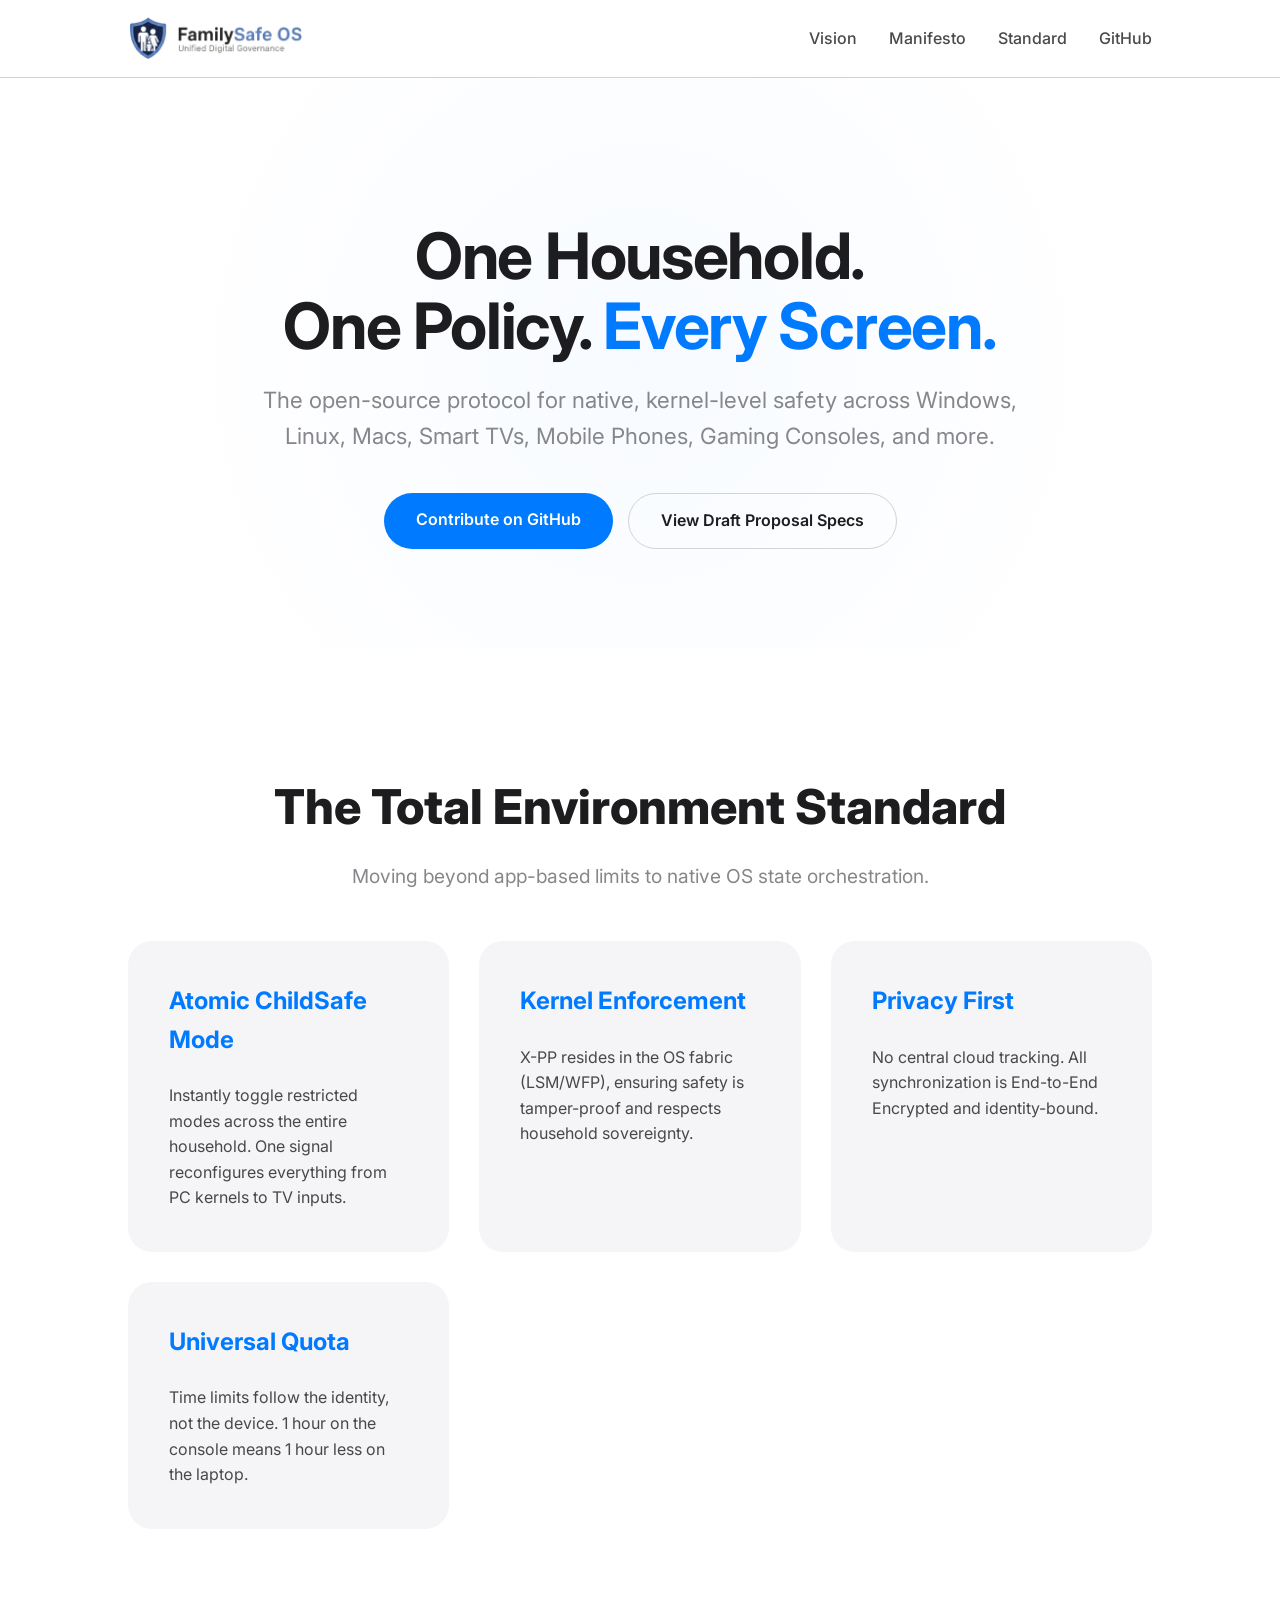
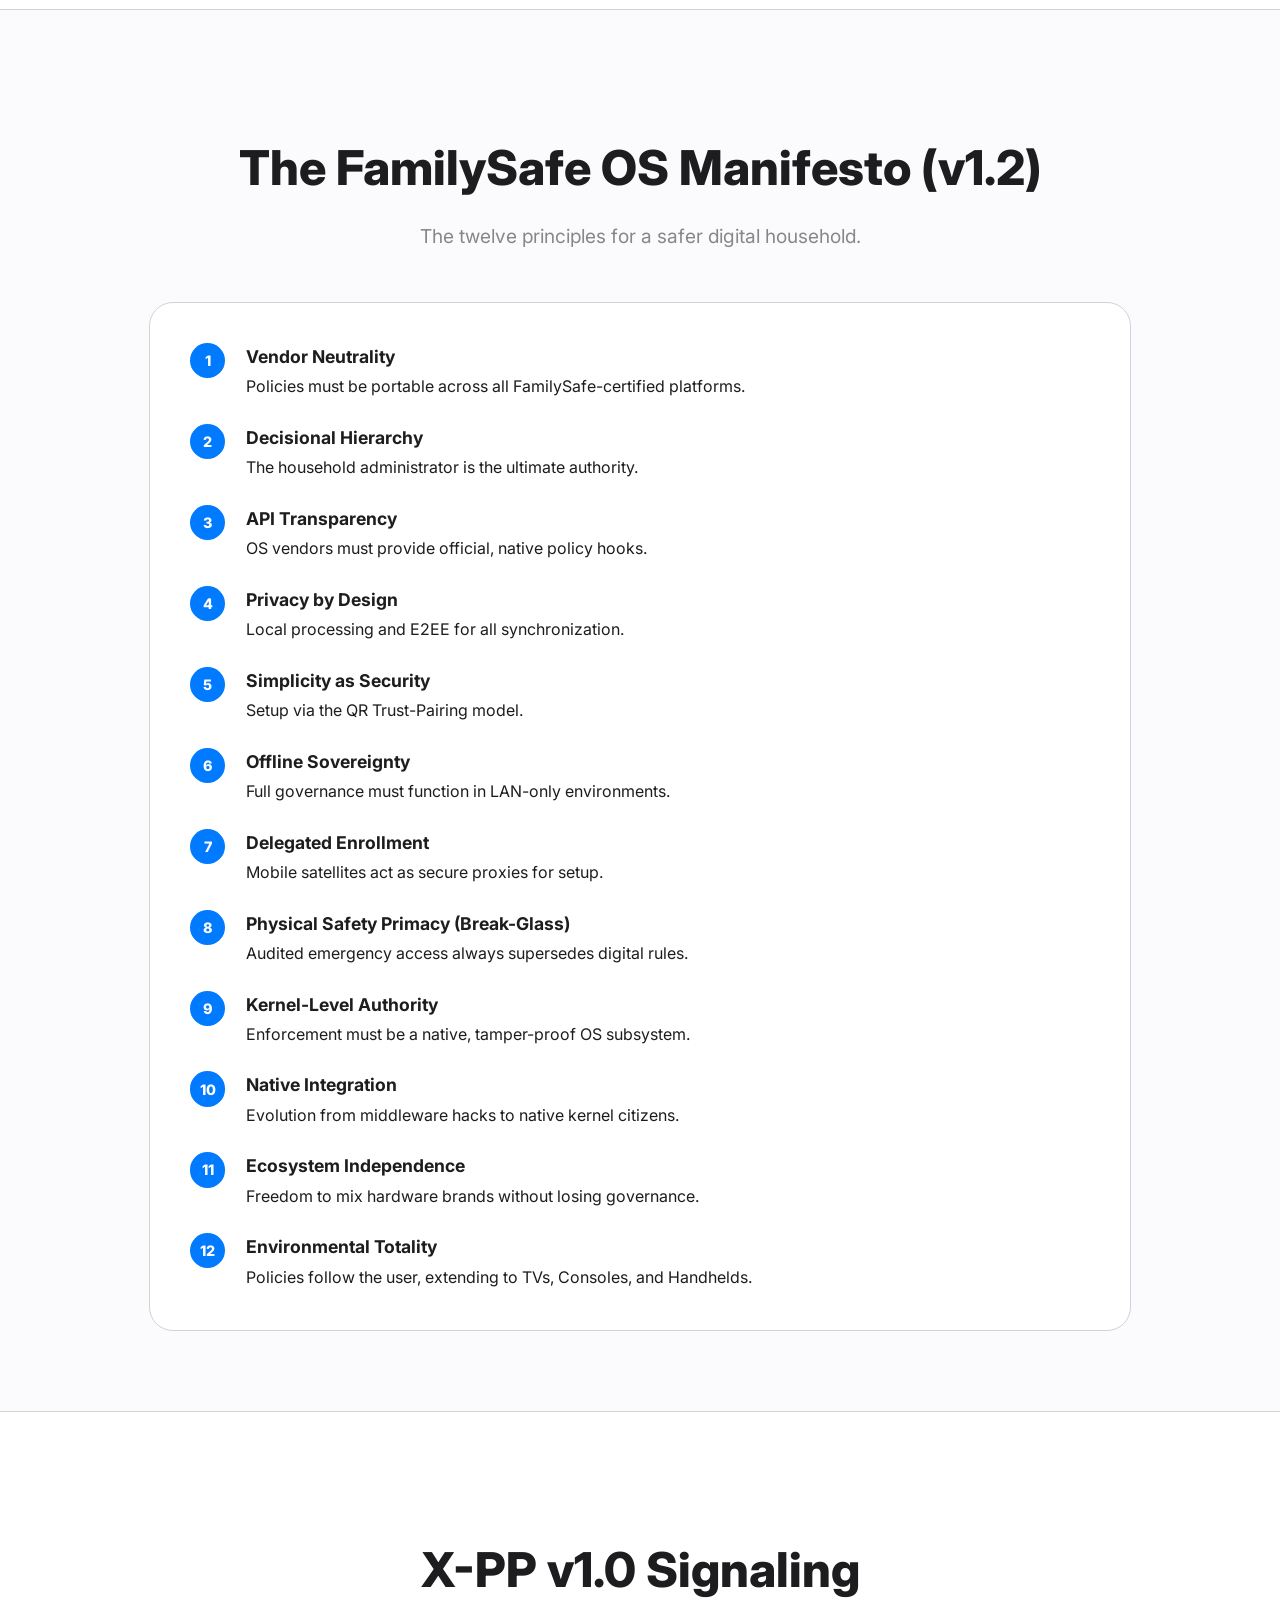
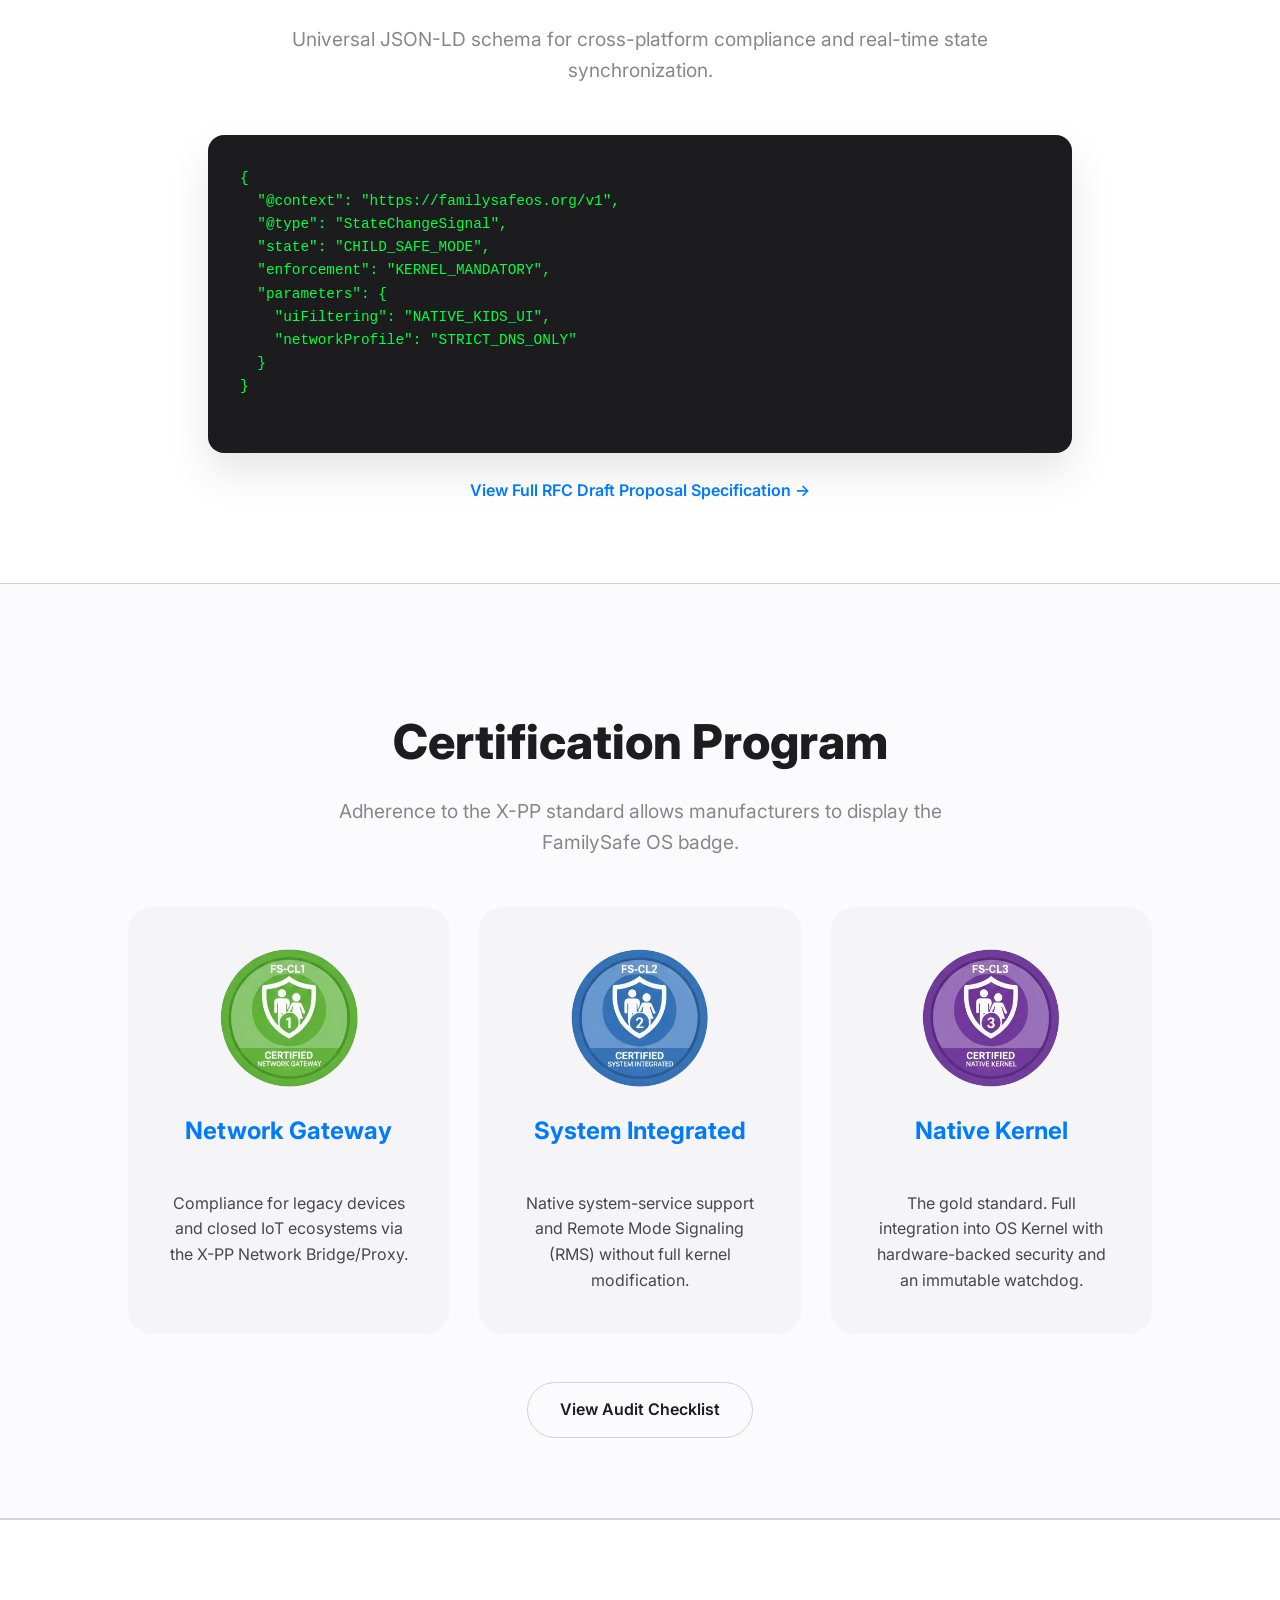
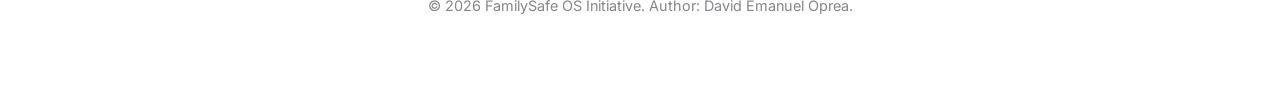
<file: docs/index.html>
<!DOCTYPE html>
<html lang="en">
<head>
    <meta charset="UTF-8">
    <meta name="viewport" content="width=device-width, initial-scale=1.0">
    <title>FamilySafe OS | Unified Digital Governance</title>
    <link rel="stylesheet" href="style.css">
    <link href="https://fonts.googleapis.com/css2?family=Inter:wght@300;400;500;600;800&display=swap" rel="stylesheet">
</head>
<body>
    <header>
        <nav>
            <div class="logo">
                <img src="logo.png" alt="FamilySafe OS Logo">
            </div>
            <button class="menu-toggle" aria-label="Toggle Menu">☰</button>
            <ul id="nav-menu">
                <li><a href="#vision">Vision</a></li>
                <li><a href="#manifesto">Manifesto</a></li>
                <li><a href="#rfc">Standard</a></li>
                <li><a href="https://github.com/FamilySafeOS/standard" target="_blank">GitHub</a></li>
            </ul>
        </nav>
        <div class="hero">
            <h1>One Household. <br>One Policy. <span>Every Screen.</span></h1>
            <p>The open-source protocol for native, kernel-level safety across Windows, Linux, Macs, Smart TVs, Mobile Phones, Gaming Consoles, and more.</p>
            <div class="cta-group">
                <a href="https://github.com/FamilySafeOS/standard" class="btn primary">Contribute on GitHub</a>
                <a href="#rfc" class="btn secondary">View Draft Proposal Specs</a>
            </div>
        </div>
    </header>

    <section id="vision">
        <div class="section-header">
            <h2>The Total Environment Standard</h2>
            <p>Moving beyond app-based limits to native OS state orchestration.</p>
        </div>
        <div class="principles-grid">
            <div class="card">
                <h3>Atomic ChildSafe Mode</h3>
                <p>Instantly toggle restricted modes across the entire household. One signal reconfigures everything from PC kernels to TV inputs.</p>
            </div>
            <div class="card">
                <h3>Kernel Enforcement</h3>
                <p>X-PP resides in the OS fabric (LSM/WFP), ensuring safety is tamper-proof and respects household sovereignty.</p>
            </div>
            <div class="card">
                <h3>Privacy First</h3>
                <p>No central cloud tracking. All synchronization is End-to-End Encrypted and identity-bound.</p>
            </div>
            <div class="card">
                <h3>Universal Quota</h3>
                <p>Time limits follow the identity, not the device. 1 hour on the console means 1 hour less on the laptop.</p>
            </div>
        </div>
    </section>

    <section id="manifesto" class="dark-section">
        <div class="section-header">
            <h2>The FamilySafe OS Manifesto (v1.2)</h2>
            <p>The twelve principles for a safer digital household.</p>
        </div>
        <div class="card manifesto-container">
            <div class="manifesto-list">
                <div class="manifesto-item">
                    <strong>Vendor Neutrality</strong> Policies must be portable across all FamilySafe-certified platforms.
                </div>
                <div class="manifesto-item">
                    <strong>Decisional Hierarchy</strong> The household administrator is the ultimate authority.
                </div>
                <div class="manifesto-item">
                    <strong>API Transparency</strong> OS vendors must provide official, native policy hooks.
                </div>
                <div class="manifesto-item">
                    <strong>Privacy by Design</strong> Local processing and E2EE for all synchronization.
                </div>
                <div class="manifesto-item">
                    <strong>Simplicity as Security</strong> Setup via the QR Trust-Pairing model.
                </div>
                <div class="manifesto-item">
                    <strong>Offline Sovereignty</strong> Full governance must function in LAN-only environments.
                </div>
                <div class="manifesto-item">
                    <strong>Delegated Enrollment</strong> Mobile satellites act as secure proxies for setup.
                </div>
                <div class="manifesto-item">
                    <strong>Physical Safety Primacy (Break-Glass)</strong> Audited emergency access always supersedes digital rules.
                </div>
                <div class="manifesto-item">
                    <strong>Kernel-Level Authority</strong> Enforcement must be a native, tamper-proof OS subsystem.
                </div>
                <div class="manifesto-item">
                    <strong>Native Integration</strong> Evolution from middleware hacks to native kernel citizens.
                </div>
                <div class="manifesto-item">
                    <strong>Ecosystem Independence</strong> Freedom to mix hardware brands without losing governance.
                </div>
                <div class="manifesto-item">
                    <strong>Environmental Totality</strong> Policies follow the user, extending to TVs, Consoles, and Handhelds.
                </div>
            </div>
        </div>
    </section>

    <section id="rfc">
        <div class="section-header">
            <h2>X-PP v1.0 Signaling</h2>
            <p>Universal JSON-LD schema for cross-platform compliance and real-time state synchronization.</p>
        </div>
        <div class="code-container">
            <pre>
{
  "@context": "https://familysafeos.org/v1",
  "@type": "StateChangeSignal",
  "state": "CHILD_SAFE_MODE",
  "enforcement": "KERNEL_MANDATORY",
  "parameters": {
    "uiFiltering": "NATIVE_KIDS_UI",
    "networkProfile": "STRICT_DNS_ONLY"
  }
}
            </pre>
        </div>
        <div class="rfc-link-container">
             <a href="https://github.com/FamilySafeOS/standard/blob/main/RFC/x-pp-v1-draft.md">View Full RFC Draft Proposal Specification →</a>
        </div>
    </section>

    <section id="certification" class="dark-section">
        <div class="section-header">
            <h2>Certification Program</h2>
            <p>Adherence to the X-PP standard allows manufacturers to display the FamilySafe OS badge.</p>
        </div>
        <div class="principles-grid">
            <div class="card cert-card">
                <img src="cl1.png" alt="FS-CL1 Network Gateway" class="cert-badge">
                <h3>Network Gateway</h3>
                <p>Compliance for legacy devices and closed IoT ecosystems via the X-PP Network Bridge/Proxy.</p>
            </div>
            <div class="card cert-card">
                <img src="cl2.png" alt="FS-CL2 System Integrated" class="cert-badge">
                <h3>System Integrated</h3>
                <p>Native system-service support and Remote Mode Signaling (RMS) without full kernel modification.</p>
            </div>
            <div class="card cert-card">
                <img src="cl3.png" alt="FS-CL3 Native Kernel" class="cert-badge">
                <h3>Native Kernel</h3>
                <p>The gold standard. Full integration into OS Kernel with hardware-backed security and an immutable watchdog.</p>
            </div>
        </div>
        <div class="section-header" style="margin-top: 3rem; margin-bottom: 0;">
            <a href="https://github.com/FamilySafeOS/standard/blob/main/Vendors/AUDIT_CHECKLIST.md" class="btn secondary">View Audit Checklist</a>
        </div>
    </section>

    <footer>
        <p>&copy; 2026 FamilySafe OS Initiative. Author: David Emanuel Oprea.</p>
    </footer>

    <script>
        const menuToggle = document.querySelector('.menu-toggle');
        const navMenu = document.querySelector('#nav-menu');

        menuToggle.addEventListener('click', () => {
            navMenu.classList.toggle('active');
        });

        // Close menu when a link is clicked
        document.querySelectorAll('nav a').forEach(link => {
            link.addEventListener('click', () => {
                navMenu.classList.remove('active');
            });
        });
    </script>
</body>

</html>
</file>
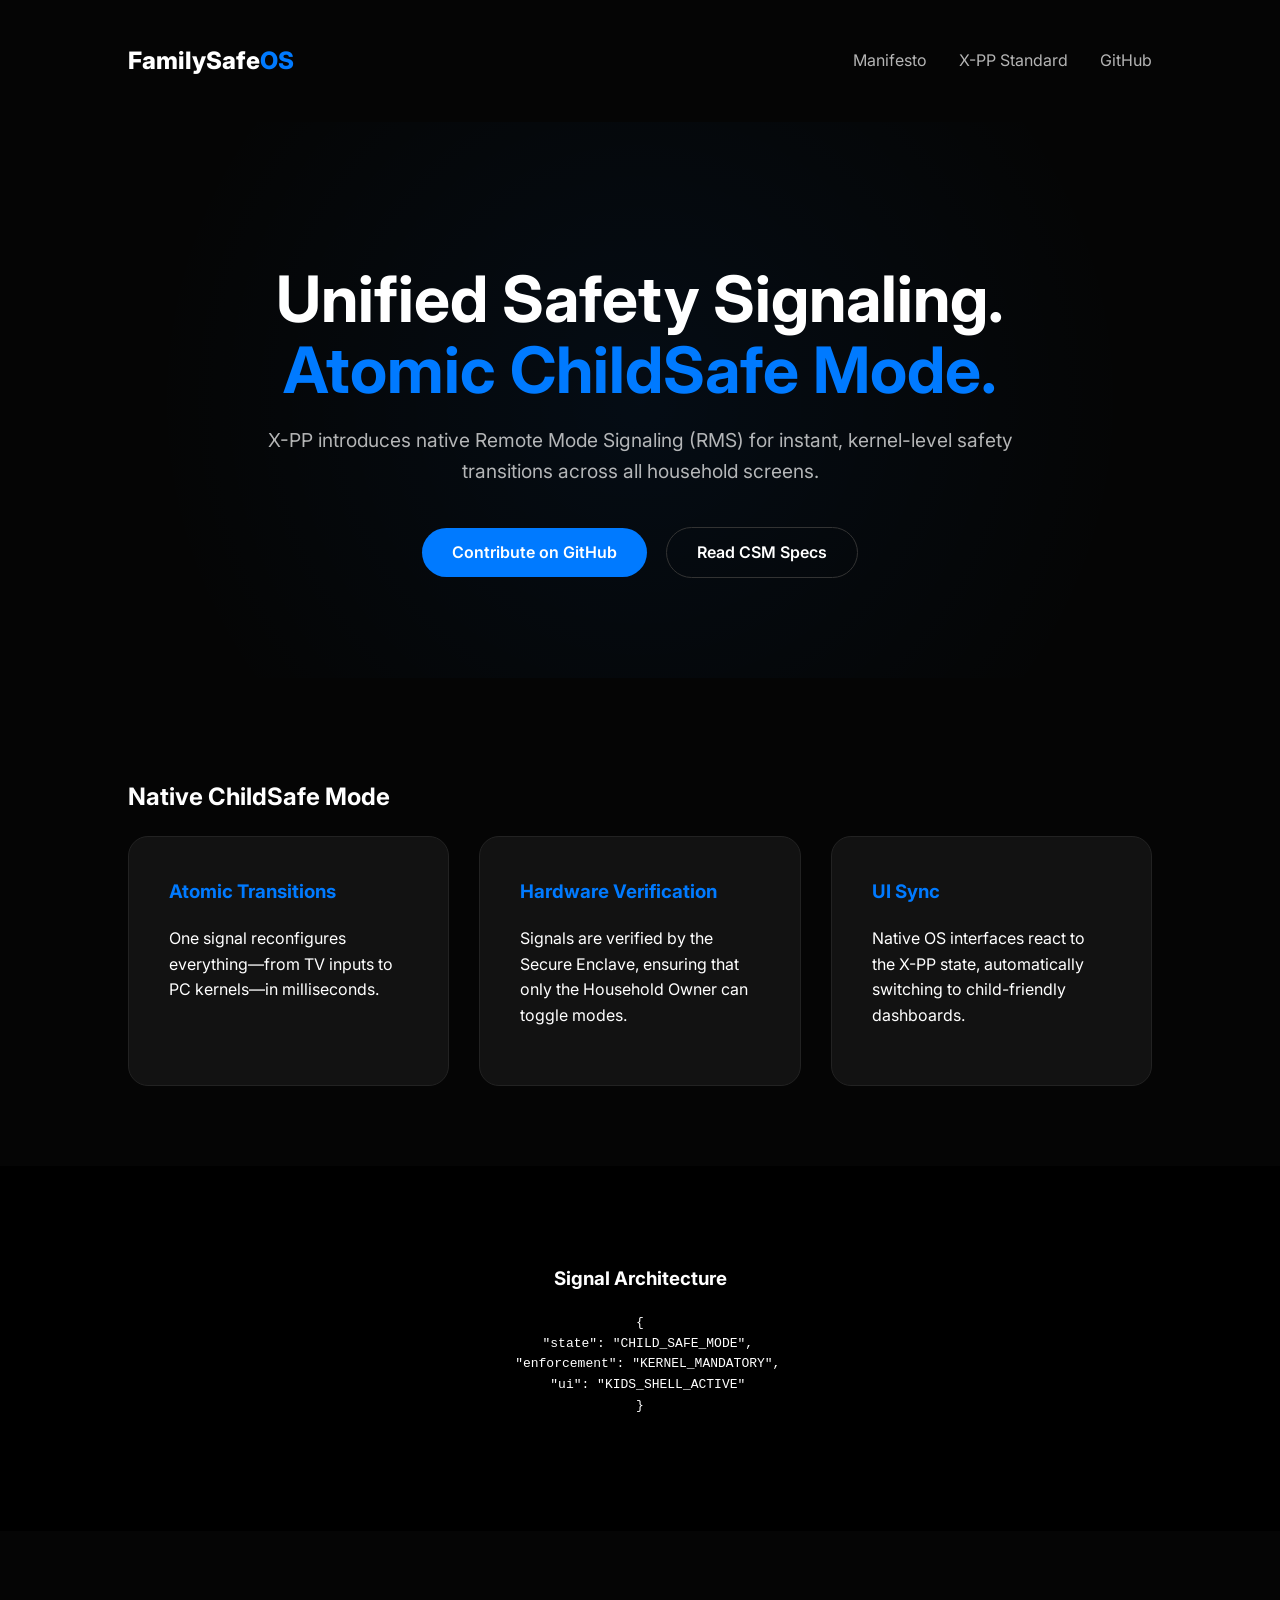
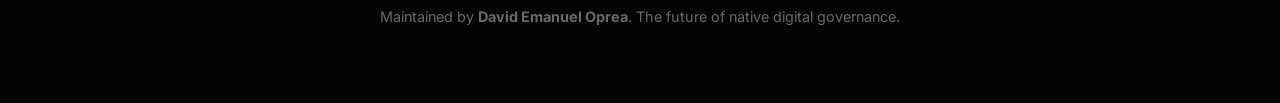
<file: Web/index.html>
<!DOCTYPE html>
<html lang="en">
<head>
    <meta charset="UTF-8">
    <meta name="viewport" content="width=device-width, initial-scale=1.0">
    <title>FamilySafe OS | Universal Standards</title>
    <link rel="stylesheet" href="style.css">
    <link href="https://fonts.googleapis.com/css2?family=Inter:wght@400;600;800&display=swap" rel="stylesheet">
</head>
<body>
    <header>
        <nav>
            <div class="logo">FamilySafe<span>OS</span></div>
            <ul>
                <li><a href="#manifesto">Manifesto</a></li>
                <li><a href="#rfc">X-PP Standard</a></li>
                <li><a href="https://github.com/FamilySafeOS/standard" target="_blank">GitHub</a></li>
            </ul>
        </nav>
        <div class="hero">
            <h1>Unified Safety Signaling.<br><span>Atomic ChildSafe Mode.</span></h1>
            <p>X-PP introduces native Remote Mode Signaling (RMS) for instant, kernel-level safety transitions across all household screens.</p>
            <div class="cta-group">
                <a href="https://github.com/FamilySafeOS/standard" class="btn primary">Contribute on GitHub</a>
                <a href="#rfc" class="btn secondary">Read CSM Specs</a>
            </div>
        </div>
    </header>

    <section id="csm">
        <h2>Native ChildSafe Mode</h2>
        <div class="principles-grid">
            <div class="card">
                <h3>Atomic Transitions</h3>
                <p>One signal reconfigures everything—from TV inputs to PC kernels—in milliseconds.</p>
            </div>
            <div class="card">
                <h3>Hardware Verification</h3>
                <p>Signals are verified by the Secure Enclave, ensuring that only the Household Owner can toggle modes.</p>
            </div>
            <div class="card">
                <h3>UI Sync</h3>
                <p>Native OS interfaces react to the X-PP state, automatically switching to child-friendly dashboards.</p>
            </div>
        </div>
    </section>

    <section id="code" class="dark-bg">
        <h3>Signal Architecture</h3>
        <div class="code-box">
            <pre>
{
  "state": "CHILD_SAFE_MODE",
  "enforcement": "KERNEL_MANDATORY",
  "ui": "KIDS_SHELL_ACTIVE"
}
            </pre>
        </div>
    </section>

    <footer>
        <p>Maintained by <strong>David Emanuel Oprea</strong>. The future of native digital governance.</p>
    </footer>
</body>
</html>
</file>
<file: docs/style.css>
/* style.css - Full Responsive Light Theme */
:root { 
    --primary: #007AFF; 
    --bg: #ffffff; 
    --text: #1d1d1f; 
    --card: #f5f5f7; 
    --border: #d2d2d7;
    --code-bg: #1c1c1e;
}

html { scroll-behavior: smooth; }

body { 
    margin: 0; 
    font-family: 'Inter', sans-serif; 
    background: var(--bg); 
    color: var(--text); 
    line-height: 1.6; 
    -webkit-font-smoothing: antialiased;
}

/* --- Navigation & Header --- */
nav { 
    display: flex; 
    justify-content: space-between; 
    padding: 1rem 10%; 
    align-items: center; 
    border-bottom: 1px solid var(--border);
    background: white;
    position: sticky;
    top: 0;
    z-index: 1000;
}

.logo { display: flex; align-items: center; }
.logo img { height: 45px; width: auto; }

nav ul { display: flex; list-style: none; gap: 2rem; margin: 0; padding: 0; }
nav a { color: var(--text); text-decoration: none; font-weight: 500; opacity: 0.8; transition: 0.3s; }
nav a:hover { opacity: 1; color: var(--primary); }

/* Mobile Menu Toggle (Hidden on Desktop) */
.menu-toggle { display: none; font-size: 1.5rem; cursor: pointer; background: none; border: none; color: var(--text); }

/* --- Hero Section --- */
.hero { 
    text-align: center; 
    padding: 100px 10%; 
    background: radial-gradient(circle at center, #007aff08 0%, transparent 70%); 
}

h1 { font-size: 4rem; line-height: 1.1; margin-bottom: 20px; color: #1d1d1f; letter-spacing: -0.02em; }
h1 span { color: var(--primary); }
.hero p { font-size: 1.4rem; color: #86868b; max-width: 800px; margin: 0 auto 40px; }

.cta-group { display: flex; justify-content: center; gap: 15px; flex-wrap: wrap; }

.btn { padding: 14px 32px; border-radius: 50px; text-decoration: none; font-weight: 600; transition: 0.3s; display: inline-block; }
.primary { background: var(--primary); color: white; }
.secondary { border: 1px solid var(--border); color: var(--text); }
.secondary:hover { background: #f5f5f7; }

/* --- Global Sections --- */
section { padding: 80px 10%; }
.section-header { text-align: center; margin-bottom: 50px; }
.section-header h2 { font-size: 3rem; margin-bottom: 15px; font-weight: 800; }
.section-header p { font-size: 1.2rem; color: #86868b; max-width: 700px; margin: 0 auto; }

.dark-section { 
    background: #fbfbfd; 
    border-top: 1px solid var(--border); 
    border-bottom: 1px solid var(--border); 
}

/* --- Cards & Grid --- */
.principles-grid { display: grid; grid-template-columns: repeat(auto-fit, minmax(280px, 1fr)); gap: 30px; }
.card { 
    background: var(--card); 
    padding: 40px; 
    border-radius: 24px; 
    border: 1px solid transparent; 
    transition: 0.3s ease;
}
.card h3 { color: var(--primary); font-size: 1.5rem; margin-top: 0; }
.card p { color: #48484a; margin-bottom: 0; }

/* --- Manifesto Section --- */
.manifesto-container { max-width: 900px; margin: 0 auto; background: white; border: 1px solid var(--border); }
.manifesto-list { list-style: none; padding: 0; counter-reset: manifesto-counter; }
.manifesto-item { counter-increment: manifesto-counter; margin-bottom: 1.5rem; padding-left: 3.5rem; position: relative; }
.manifesto-item:last-child { margin-bottom: 0; }
.manifesto-item::before {
    content: counter(manifesto-counter);
    position: absolute;
    left: 0; top: 0;
    width: 2.2rem; height: 2.2rem;
    background: var(--primary); color: white;
    border-radius: 50%; display: flex; align-items: center; justify-content: center;
    font-weight: 800; font-size: 0.9rem;
}
.manifesto-item strong { display: block; color: var(--text); font-size: 1.1rem; margin-bottom: 0.2rem; }

/* --- Technical/Code Section --- */
.code-container { 
    background: var(--code-bg); 
    padding: 2rem; 
    border-radius: 16px; 
    max-width: 800px; 
    margin: 0 auto; 
    box-shadow: 0 20px 40px rgba(0,0,0,0.1);
    overflow-x: auto;
}
pre { margin: 0; color: #00ff41; font-family: 'Courier New', monospace; font-size: 0.9rem; }
.rfc-link-container { text-align: center; margin-top: 25px; }
.rfc-link-container a { color: var(--primary); text-decoration: none; font-weight: 600; }

/* --- Certification Section --- */
.cert-card { text-align: center; display: flex; flex-direction: column; align-items: center; }
.cert-badge { width: 140px; height: 140px; margin-bottom: 1.5rem; transition: transform 0.3s ease; }
.cert-card:hover { transform: translateY(-10px); background: #ffffff; }

.cert-card:nth-child(1):hover { box-shadow: 0 20px 40px rgba(50, 215, 75, 0.15); border-color: #32D74B; }
.cert-card:nth-child(2):hover { box-shadow: 0 20px 40px rgba(0, 122, 255, 0.15); border-color: #007AFF; }
.cert-card:nth-child(3):hover { box-shadow: 0 20px 40px rgba(94, 92, 230, 0.15); border-color: #5E5CE6; }
.cert-card:hover .cert-badge { transform: scale(1.05); }

/* --- Footer --- */
footer { padding: 60px 10%; text-align: center; border-top: 1px solid var(--border); color: #86868b; font-size: 0.9rem; }

/* --- Responsive Media Queries --- */
@media (max-width: 768px) {
    nav { padding: 1rem 5%; }
    .menu-toggle { display: block; }
    nav ul {
        display: none; /* Hide by default on mobile */
        flex-direction: column;
        position: absolute;
        top: 100%; left: 0;
        width: 100%;
        background: white;
        padding: 1.5rem 0;
        border-bottom: 1px solid var(--border);
        text-align: center;
        gap: 1.5rem;
    }
    nav ul.active { display: flex; } /* Show when toggled */
    
    h1 { font-size: 2.8rem; }
    .hero p { font-size: 1.1rem; }
    section { padding: 60px 5%; }
    .section-header h2 { font-size: 2.2rem; }
    .card { padding: 30px; }
}
</file>
<file: Web/style.css>
:root { --primary: #007AFF; --bg: #050505; --text: #ffffff; --card: #121212; }
body { margin: 0; font-family: 'Inter', sans-serif; background: var(--bg); color: var(--text); line-height: 1.6; }
nav { display: flex; justify-content: space-between; padding: 2rem 10%; align-items: center; }
.logo { font-weight: 800; font-size: 1.5rem; }
.logo span { color: var(--primary); }
nav ul { display: flex; list-style: none; gap: 2rem; }
nav a { color: white; text-decoration: none; opacity: 0.7; transition: 0.3s; }
nav a:hover { opacity: 1; color: var(--primary); }
.hero { text-align: center; padding: 100px 10%; background: radial-gradient(circle at center, #007aff10 0%, transparent 70%); }
h1 { font-size: 4rem; line-height: 1.1; margin-bottom: 20px; }
h1 span { color: var(--primary); }
.hero p { font-size: 1.2rem; opacity: 0.7; max-width: 800px; margin: 0 auto 40px; }
.btn { padding: 12px 30px; border-radius: 50px; text-decoration: none; font-weight: 600; transition: 0.3s; display: inline-block; }
.primary { background: var(--primary); color: white; }
.secondary { border: 1px solid #333; color: white; margin-left: 15px; }
section { padding: 80px 10%; }
.principles-grid { display: grid; grid-template-columns: repeat(auto-fit, minmax(300px, 1fr)); gap: 30px; }
.card { background: var(--card); padding: 40px; border-radius: 20px; border: 1px solid #222; }
.card h3 { color: var(--primary); margin-top: 0; }
.dark-bg { background: #000; text-align: center; }
footer { padding: 60px; text-align: center; opacity: 0.4; font-size: 0.9rem; }
</file>
